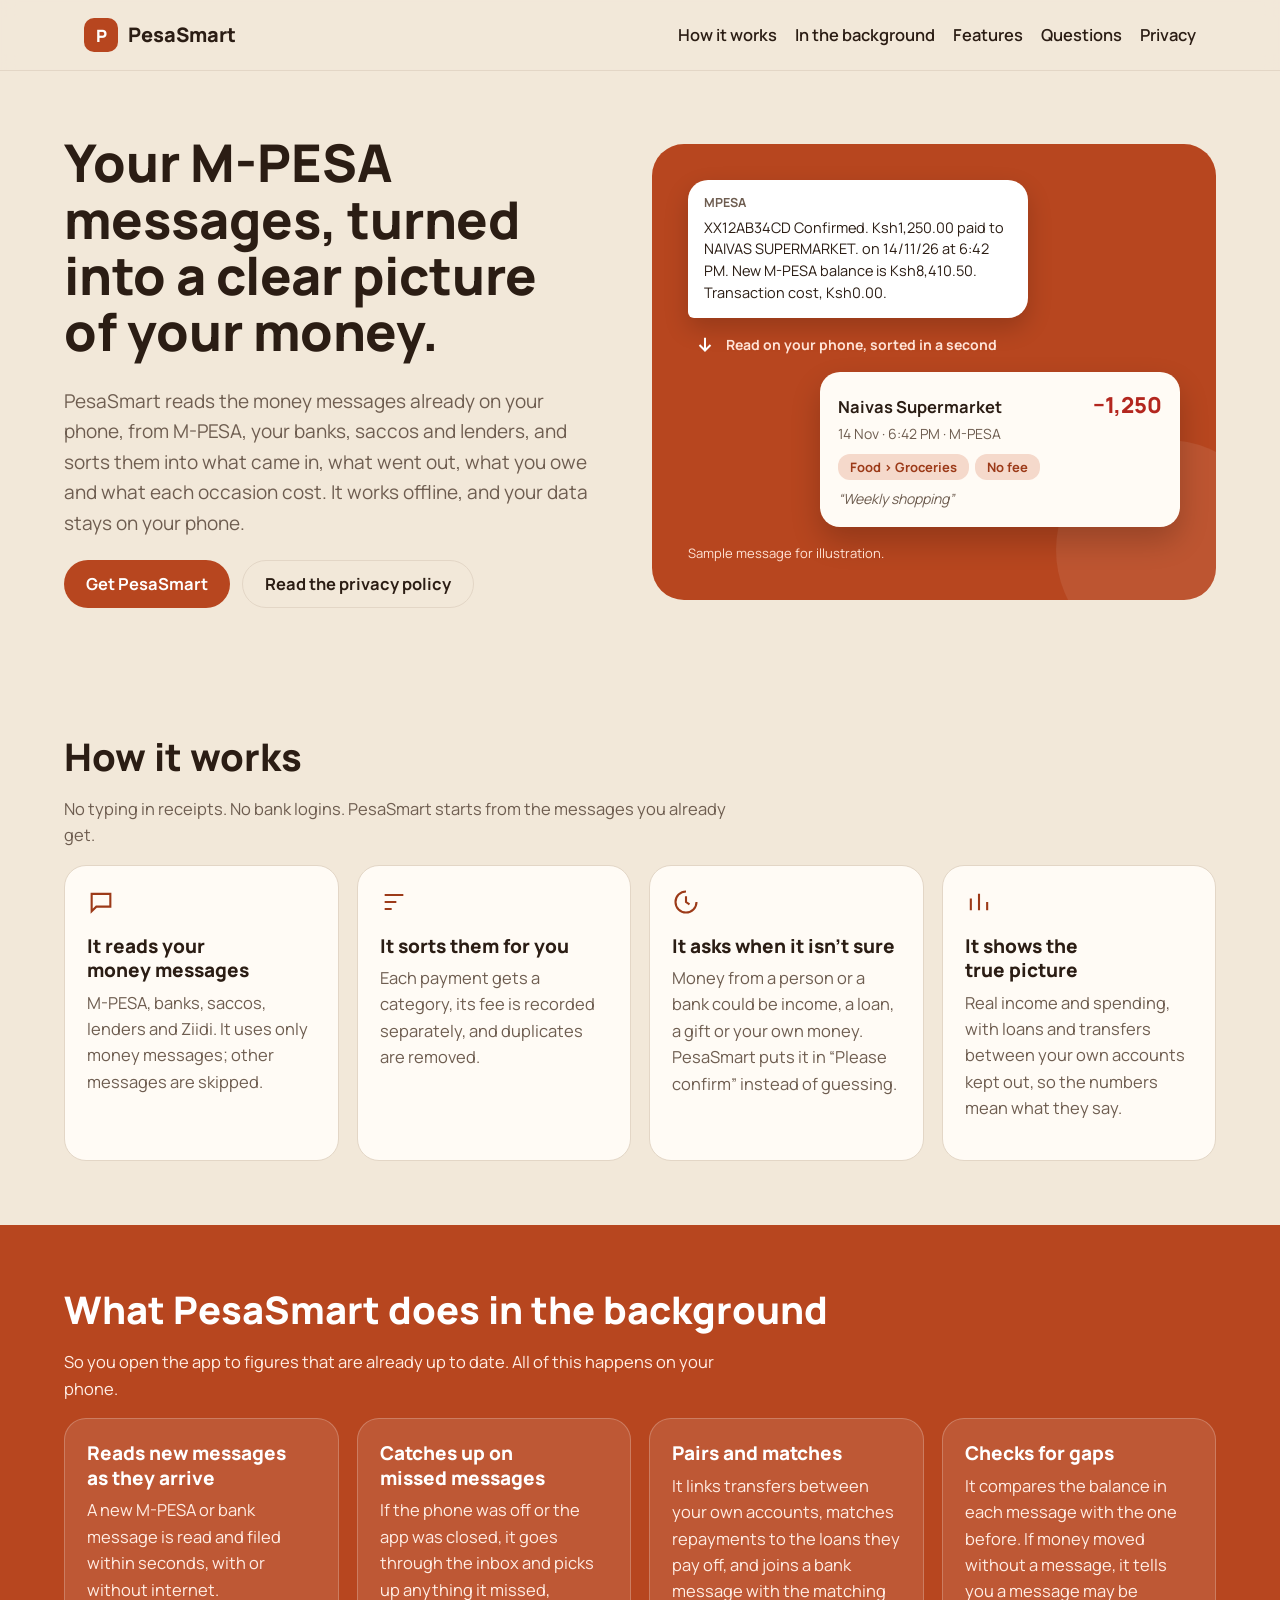
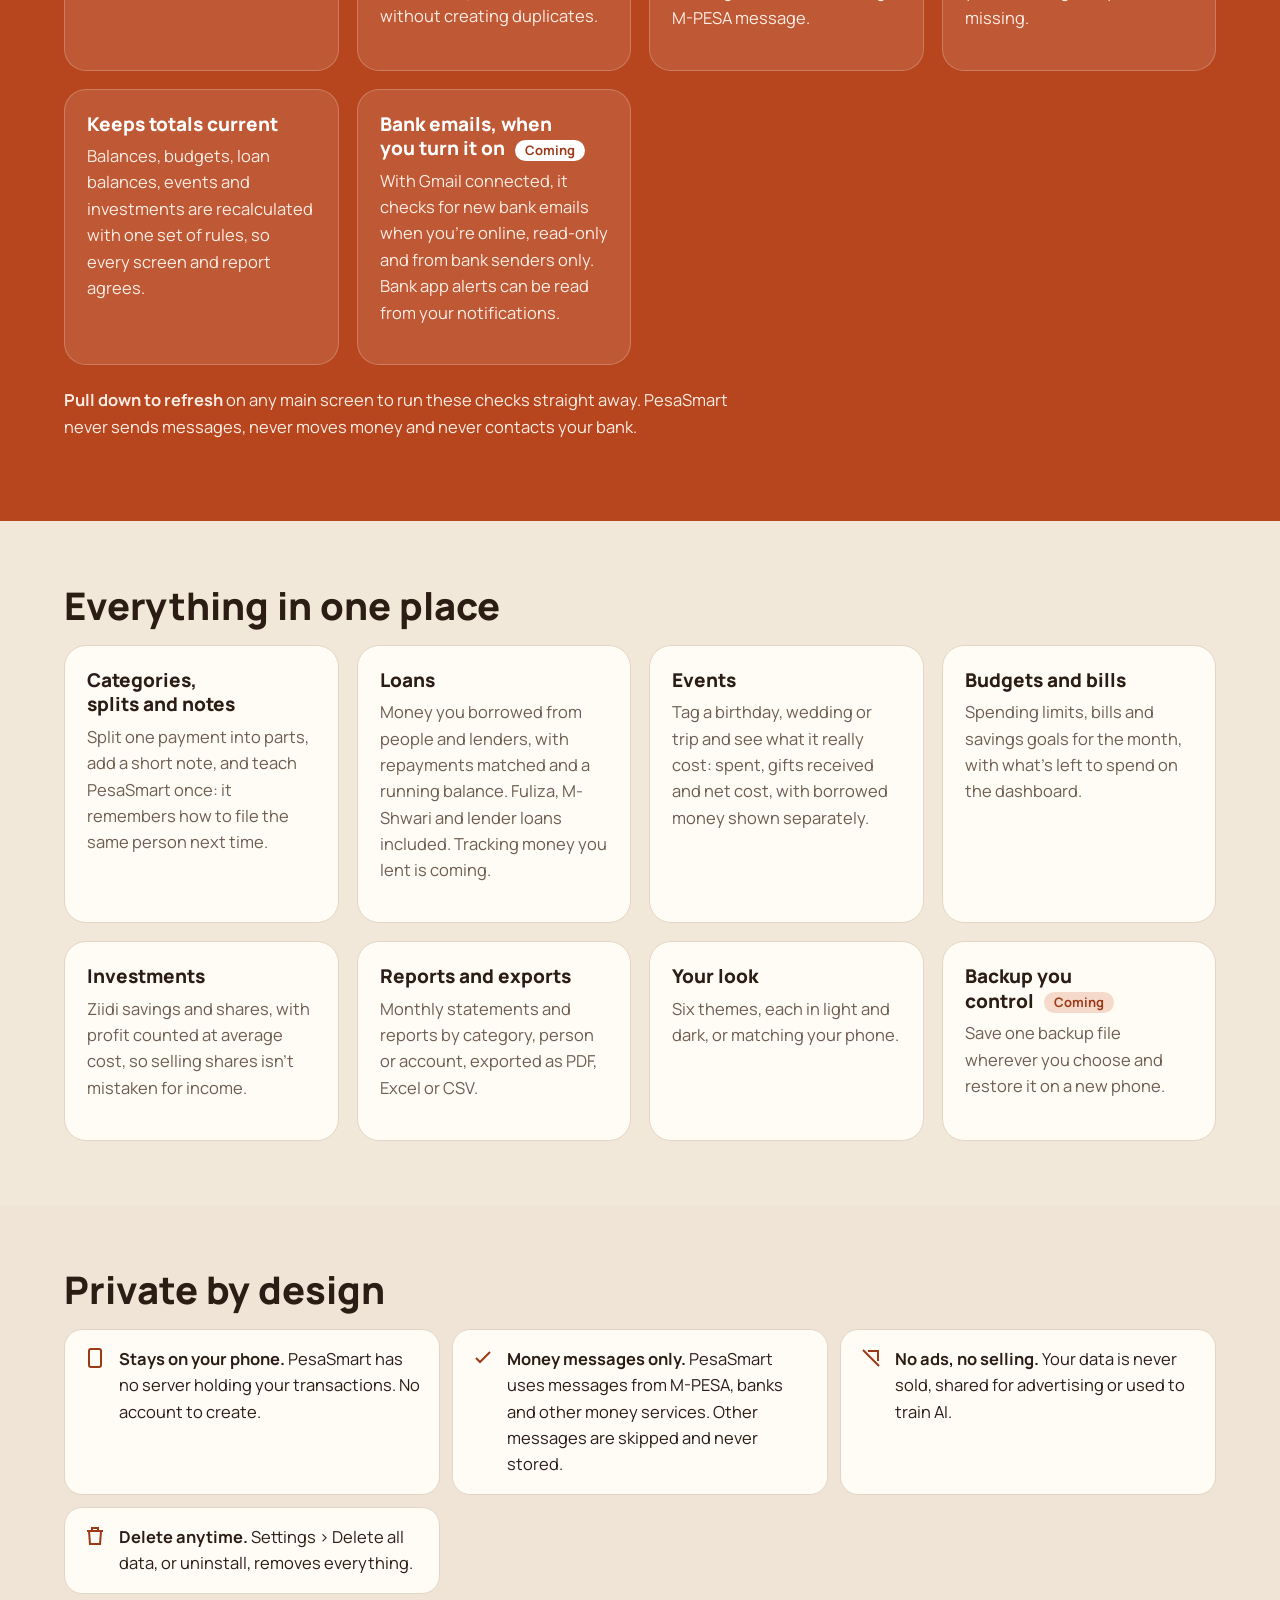
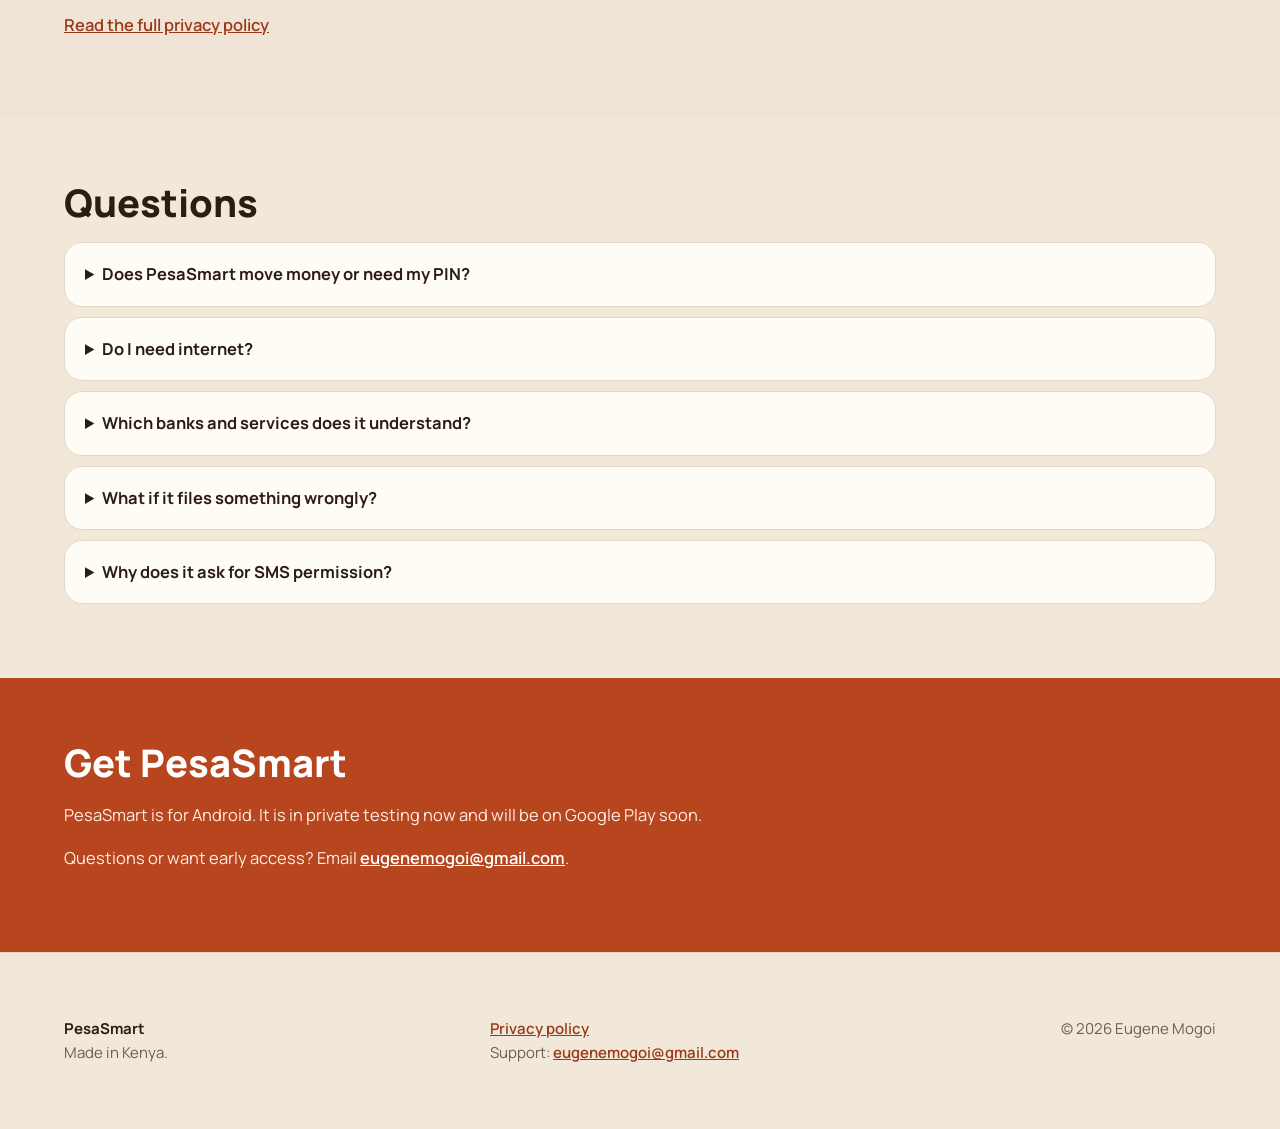
<file: pesasmart-website/index.html>
<!DOCTYPE html>
<html lang="en">
<head>
<meta charset="utf-8">
<meta name="viewport" content="width=device-width, initial-scale=1">
<title>PesaSmart</title>
<meta name="description" content="PesaSmart reads your M-PESA and bank messages on your phone and turns them into a clear picture of your money. Offline first, private by design.">
<link rel="stylesheet" href="https://fonts.googleapis.com/css2?family=Manrope:wght@400;600;700;800&display=swap">
<link rel="stylesheet" href="style.css">
<style>
.hero .wrap{display:grid;gap:clamp(28px,4vw,56px);grid-template-columns:minmax(0,1fr) minmax(0,1.05fr);align-items:center}
.lead{font-size:19px;color:var(--ink2)}
.cta{display:flex;flex-wrap:wrap;gap:12px;margin-top:22px}
.pic{background:var(--hero);border-radius:32px;padding:clamp(20px,3vw,36px);display:grid;gap:16px;color:#fff;position:relative;overflow:hidden}
.pic::after{content:"";position:absolute;right:-60px;bottom:-60px;width:220px;height:220px;border-radius:50%;background:rgba(255,255,255,.08)}
.sms{background:#fff;color:#2B1D14;border-radius:20px 20px 20px 6px;padding:14px 16px;font-size:14.5px;line-height:1.5;max-width:340px;box-shadow:0 10px 24px rgba(0,0,0,.18)}
.sms b{display:block;font-size:12.5px;color:#6E5D50;margin-bottom:4px}
.flow{display:flex;align-items:center;gap:10px;font-weight:700;font-size:14px;color:#FFE3D6;padding-left:6px}
.flow svg{width:22px;height:22px;stroke:#fff;fill:none;stroke-width:2.2}
.txn{background:var(--card);color:var(--ink);border-radius:20px;padding:16px 18px;box-shadow:0 14px 30px rgba(0,0,0,.2);justify-self:end;width:min(100%,360px);position:relative;z-index:1}
.txn .row{display:flex;justify-content:space-between;gap:10px;align-items:baseline}
.txn .amt{font-weight:800;font-size:22px;color:var(--neg);white-space:nowrap}
.pill{display:inline-block;padding:3px 12px;border-radius:12px;background:var(--soft);color:var(--brand2);font-size:13px;font-weight:700;margin:8px 6px 0 0}
.note{font-style:italic;font-size:14px;color:var(--ink2);margin-top:8px}
.small{font-size:13px;color:#FFE3D6;position:relative;z-index:1}
.steps{counter-reset:s;display:grid;gap:18px;grid-template-columns:repeat(auto-fit,minmax(min(100%,240px),1fr))}
.bg-list{display:grid;gap:12px;grid-template-columns:repeat(auto-fit,minmax(min(100%,320px),1fr));padding:0;margin:0;list-style:none}
.bg-list li{display:flex;gap:12px;background:var(--card);border:1px solid var(--line);border-radius:18px;padding:16px 18px}
.bg-list svg{flex:none;width:24px;height:24px;stroke:var(--brand2);fill:none;stroke-width:2}
details{background:var(--card);border:1px solid var(--line);border-radius:18px;padding:4px 20px;margin-bottom:10px}
summary{cursor:pointer;font-weight:700;padding:14px 0;min-height:44px}
details p{color:var(--ink2)}
@media(max-width:760px){.hero .wrap{grid-template-columns:minmax(0,1fr)}}
</style>
</head>
<body>
<header class="top"><div class="wrap">
  <a class="logo" href="index.html"><i aria-hidden="true">P</i>PesaSmart</a>
  <nav aria-label="Main">
    <a href="#how">How it works</a><a href="#background">In the background</a><a href="#features">Features</a><a href="#faq">Questions</a><a href="privacy.html">Privacy</a>
  </nav>
</div></header>

<main>
<section class="band hero"><div class="wrap">
  <div>
    <h1>Your M-PESA messages, turned into a clear picture of your money.</h1>
    <p class="lead">PesaSmart reads the money messages already on your phone, from M-PESA, your banks, saccos and lenders, and sorts them into what came in, what went out, what you owe and what each occasion cost. It works offline, and your data stays on your phone.</p>
    <div class="cta">
      <a class="btn" href="#get">Get PesaSmart</a>
      <a class="btn ghost" href="privacy.html">Read the privacy policy</a>
    </div>
  </div>
  <div class="pic" role="img" aria-label="An M-PESA message turned into a sorted transaction with a category and a note">
    <div class="sms"><b>MPESA</b>XX12AB34CD Confirmed. Ksh1,250.00 paid to NAIVAS SUPERMARKET. on 14/11/26 at 6:42 PM. New M-PESA balance is Ksh8,410.50. Transaction cost, Ksh0.00.</div>
    <div class="flow"><svg viewBox="0 0 24 24" aria-hidden="true"><path d="M12 4v14M6 12l6 6 6-6"/></svg>Read on your phone, sorted in a second</div>
    <div class="txn">
      <div class="row"><strong>Naivas Supermarket</strong><span class="amt">−1,250</span></div>
      <div class="muted" style="font-size:14px">14 Nov · 6:42 PM · M-PESA</div>
      <span class="pill">Food › Groceries</span><span class="pill">No fee</span>
      <div class="note">“Weekly shopping”</div>
    </div>
    <div class="small">Sample message for illustration.</div>
  </div>
</div></section>

<section class="band" id="how"><div class="wrap">
  <h2>How it works</h2>
  <p class="muted">No typing in receipts. No bank logins. PesaSmart starts from the messages you already get.</p>
  <div class="steps">
    <div class="card"><svg viewBox="0 0 24 24" aria-hidden="true"><path d="M4 5h16v11H8l-4 4z"/></svg><h3>It reads your money messages</h3><p class="muted">M-PESA, banks, saccos, lenders and Ziidi. It uses only money messages; other messages are skipped.</p></div>
    <div class="card"><svg viewBox="0 0 24 24" aria-hidden="true"><path d="M4 6h16M4 12h10M4 18h6"/></svg><h3>It sorts them for you</h3><p class="muted">Each payment gets a category, its fee is recorded separately, and duplicates are removed.</p></div>
    <div class="card"><svg viewBox="0 0 24 24" aria-hidden="true"><path d="M12 3a9 9 0 1 0 9 9M12 7v5l3 2"/></svg><h3>It asks when it isn't sure</h3><p class="muted">Money from a person or a bank could be income, a loan, a gift or your own money. PesaSmart puts it in “Please confirm” instead of guessing.</p></div>
    <div class="card"><svg viewBox="0 0 24 24" aria-hidden="true"><path d="M5 19V9M12 19V5M19 19v-7"/></svg><h3>It shows the true picture</h3><p class="muted">Real income and spending, with loans and transfers between your own accounts kept out, so the numbers mean what they say.</p></div>
  </div>
</div></section>

<section class="band terra" id="background"><div class="wrap">
  <h2>What PesaSmart does in the background</h2>
  <p>So you open the app to figures that are already up to date. All of this happens on your phone.</p>
  <div class="grid">
    <div class="card"><h3>Reads new messages as they arrive</h3><p>A new M-PESA or bank message is read and filed within seconds, with or without internet.</p></div>
    <div class="card"><h3>Catches up on missed messages</h3><p>If the phone was off or the app was closed, it goes through the inbox and picks up anything it missed, without creating duplicates.</p></div>
    <div class="card"><h3>Pairs and matches</h3><p>It links transfers between your own accounts, matches repayments to the loans they pay off, and joins a bank message with the matching M-PESA message.</p></div>
    <div class="card"><h3>Checks for gaps</h3><p>It compares the balance in each message with the one before. If money moved without a message, it tells you a message may be missing.</p></div>
    <div class="card"><h3>Keeps totals current</h3><p>Balances, budgets, loan balances, events and investments are recalculated with one set of rules, so every screen and report agrees.</p></div>
    <div class="card"><h3>Bank emails, when you turn it on <span class="tag" style="background:#fff;color:#9C3A18">Coming</span></h3><p>With Gmail connected, it checks for new bank emails when you're online, read-only and from bank senders only. Bank app alerts can be read from your notifications.</p></div>
  </div>
  <p style="margin-top:22px"><strong>Pull down to refresh</strong> on any main screen to run these checks straight away. PesaSmart never sends messages, never moves money and never contacts your bank.</p>
</div></section>

<section class="band" id="features"><div class="wrap">
  <h2>Everything in one place</h2>
  <div class="grid">
    <div class="card"><h3>Categories, splits and notes</h3><p class="muted">Split one payment into parts, add a short note, and teach PesaSmart once: it remembers how to file the same person next time.</p></div>
    <div class="card"><h3>Loans</h3><p class="muted">Money you borrowed from people and lenders, with repayments matched and a running balance. Fuliza, M-Shwari and lender loans included. Tracking money you lent is coming.</p></div>
    <div class="card"><h3>Events</h3><p class="muted">Tag a birthday, wedding or trip and see what it really cost: spent, gifts received and net cost, with borrowed money shown separately.</p></div>
    <div class="card"><h3>Budgets and bills</h3><p class="muted">Spending limits, bills and savings goals for the month, with what's left to spend on the dashboard.</p></div>
    <div class="card"><h3>Investments</h3><p class="muted">Ziidi savings and shares, with profit counted at average cost, so selling shares isn't mistaken for income.</p></div>
    <div class="card"><h3>Reports and exports</h3><p class="muted">Monthly statements and reports by category, person or account, exported as PDF, Excel or CSV.</p></div>
    <div class="card"><h3>Your look</h3><p class="muted">Six themes, each in light and dark, or matching your phone.</p></div>
    <div class="card"><h3>Backup you control <span class="tag">Coming</span></h3><p class="muted">Save one backup file wherever you choose and restore it on a new phone.</p></div>
  </div>
</div></section>

<section class="band" style="background:var(--elev)"><div class="wrap">
  <h2>Private by design</h2>
  <ul class="bg-list">
    <li><svg viewBox="0 0 24 24" aria-hidden="true"><rect x="6" y="3" width="12" height="18" rx="2"/></svg><span><strong>Stays on your phone.</strong> PesaSmart has no server holding your transactions. No account to create.</span></li>
    <li><svg viewBox="0 0 24 24" aria-hidden="true"><path d="M5 12l4 4 10-10"/></svg><span><strong>Money messages only.</strong> PesaSmart uses messages from M-PESA, banks and other money services. Other messages are skipped and never stored.</span></li>
    <li><svg viewBox="0 0 24 24" aria-hidden="true"><path d="M4 4l16 16M9 5h10v10"/></svg><span><strong>No ads, no selling.</strong> Your data is never sold, shared for advertising or used to train AI.</span></li>
    <li><svg viewBox="0 0 24 24" aria-hidden="true"><path d="M4 7h16M9 7V4h6v3M6 7l1 13h10l1-13"/></svg><span><strong>Delete anytime.</strong> Settings › Delete all data, or uninstall, removes everything.</span></li>
  </ul>
  <p style="margin-top:18px"><a href="privacy.html">Read the full privacy policy</a></p>
</div></section>

<section class="band" id="faq"><div class="wrap">
  <h2>Questions</h2>
  <details><summary>Does PesaSmart move money or need my PIN?</summary><p>No. It only reads messages. It cannot send money, pay bills or see your PIN, and it never asks for bank passwords.</p></details>
  <details><summary>Do I need internet?</summary><p>No. Reading SMS, sorting and every screen work offline. Internet is only used for optional features such as Gmail bank emails and saving a backup to a cloud drive you choose.</p></details>
  <details><summary>Which banks and services does it understand?</summary><p>M-PESA (including Fuliza and M-Shwari), Ziidi, and messages from banks, saccos and lenders such as KCB, Equity, Stanbic, Family Bank, Choice, Stima Sacco and others. New formats are added regularly.</p></details>
  <details><summary>What if it files something wrongly?</summary><p>Tap the payment and change it. You can ask PesaSmart to remember your choice for that person or business.</p></details>
  <details><summary>Why does it ask for SMS permission?</summary><p>Reading your money messages is how PesaSmart builds your records. Without it, you can still import statements by hand.</p></details>
</div></section>

<section class="band terra" id="get"><div class="wrap">
  <h2>Get PesaSmart</h2>
  <p>PesaSmart is for Android. It is in private testing now and will be on Google Play soon.</p>
  <p>Questions or want early access? Email <a href="mailto:eugenemogoi@gmail.com" style="color:#fff">eugenemogoi@gmail.com</a>.</p>
</div></section>
</main>

<footer class="band"><div class="wrap">
  <div><strong>PesaSmart</strong><br><span class="muted">Made in Kenya.</span></div>
  <div><a href="privacy.html">Privacy policy</a><br><span class="muted">Support: <a href="mailto:eugenemogoi@gmail.com">eugenemogoi@gmail.com</a></span></div>
  <div class="muted">© 2026 Eugene Mogoi</div>
</div></footer>
</body>
</html>
</file>
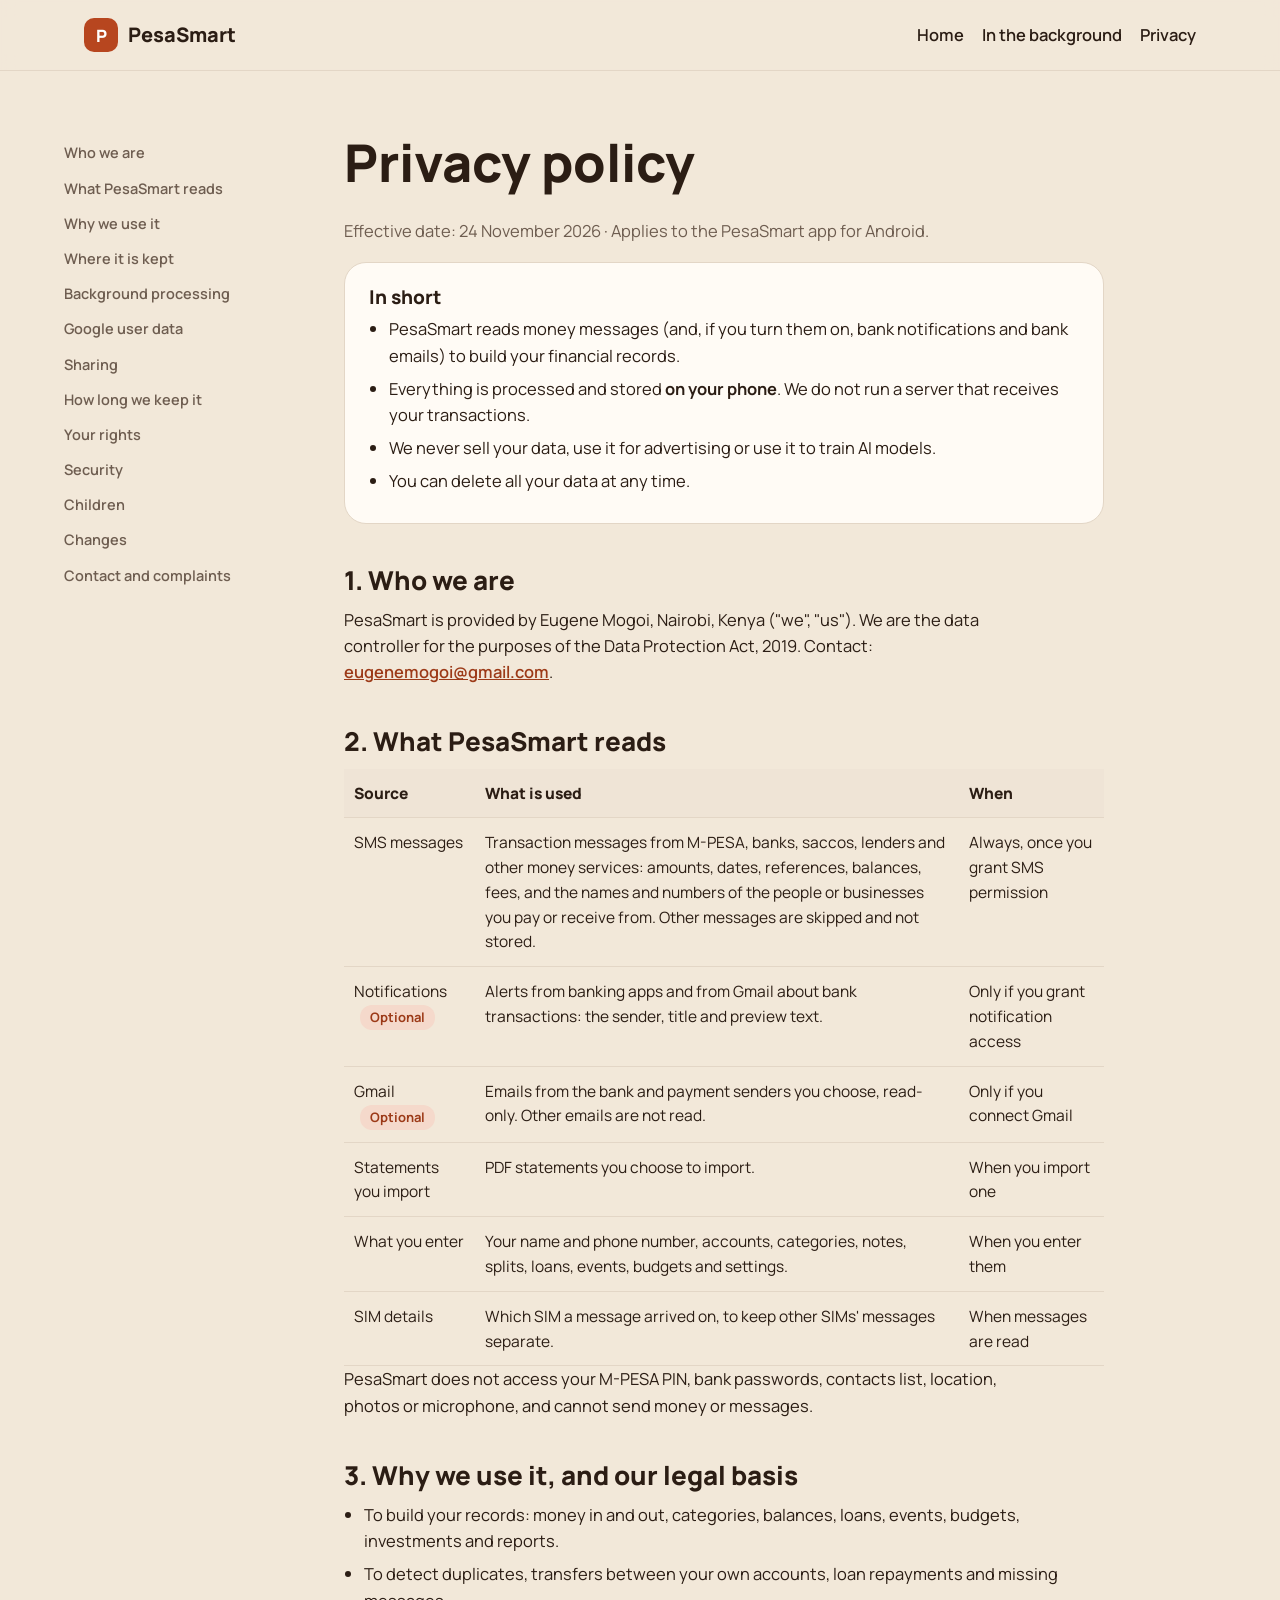
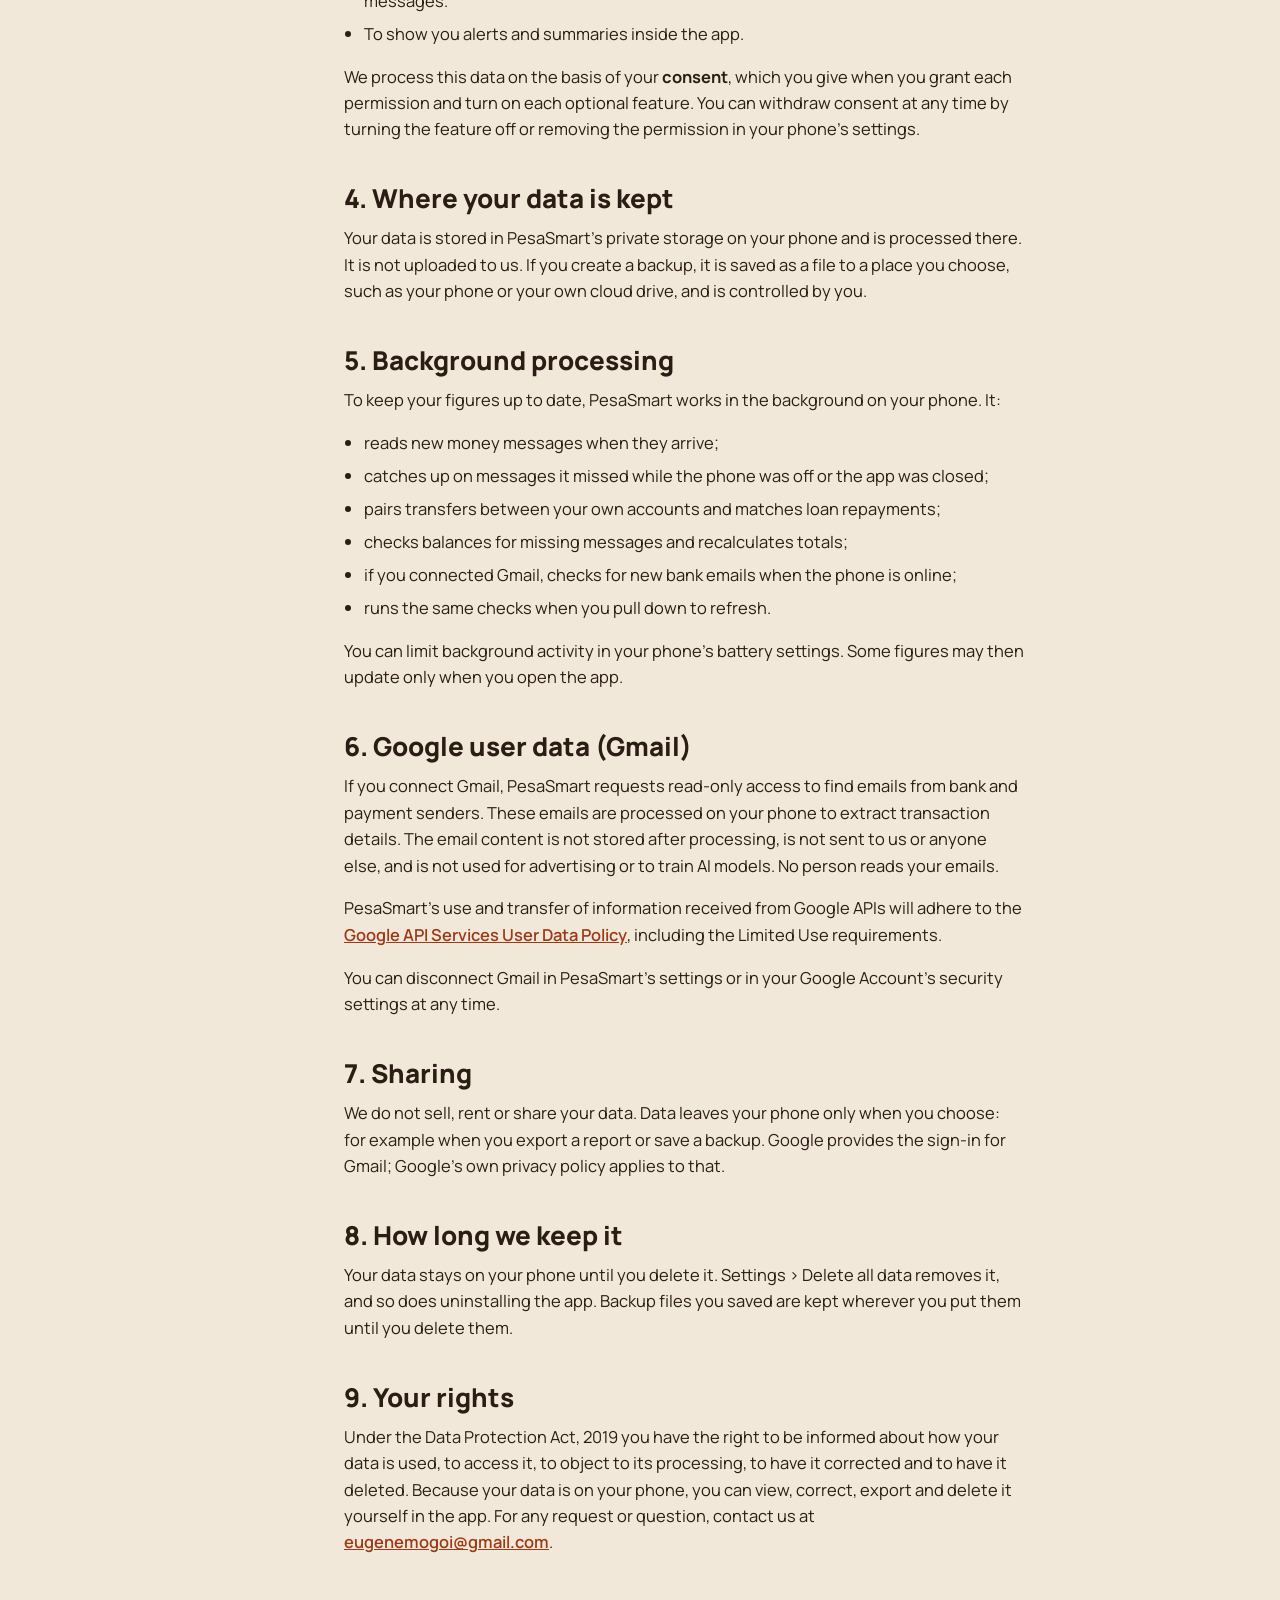
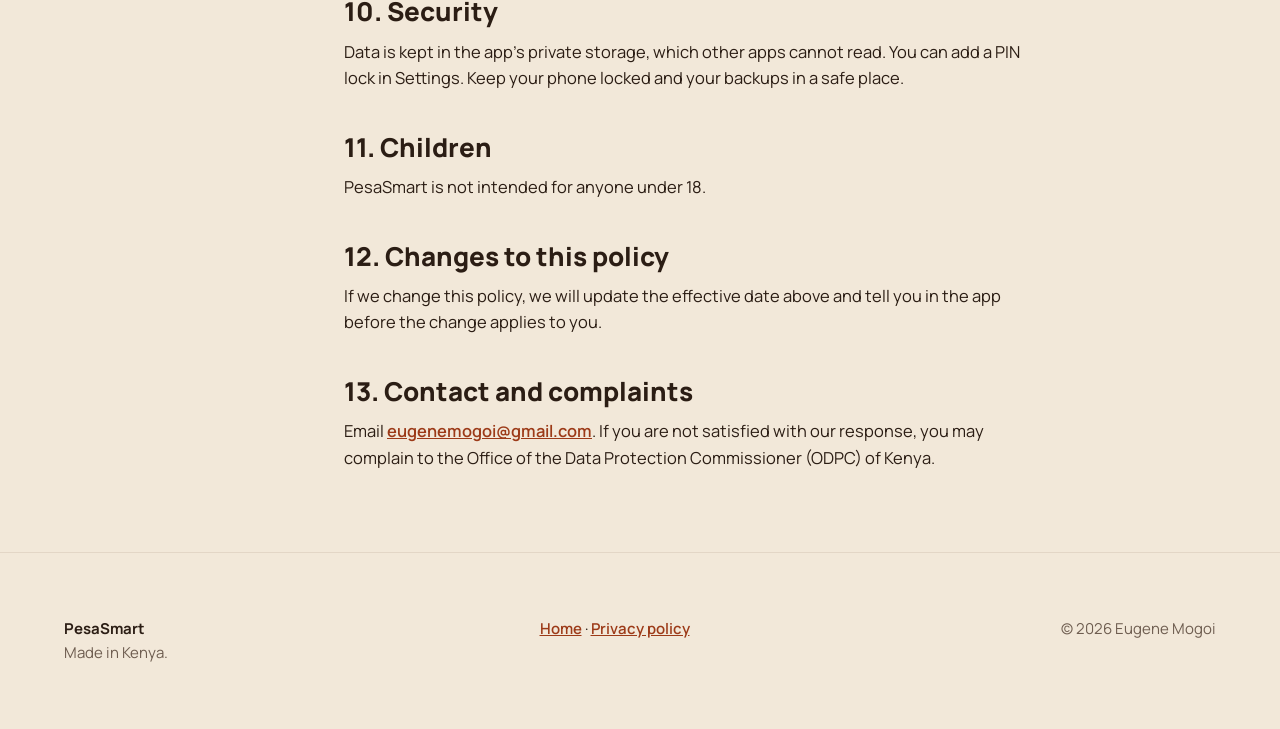
<file: pesasmart-website/privacy.html>
<!DOCTYPE html>
<html lang="en">
<head>
<meta charset="utf-8">
<meta name="viewport" content="width=device-width, initial-scale=1">
<title>PesaSmart privacy policy</title>
<link rel="stylesheet" href="https://fonts.googleapis.com/css2?family=Manrope:wght@400;600;700;800&display=swap">
<link rel="stylesheet" href="style.css">
<style>
.doc .wrap{display:grid;gap:40px;grid-template-columns:240px minmax(0,1fr);align-items:start}
.toc{position:sticky;top:90px;font-size:14.5px}
.toc a{display:block;color:var(--ink2);text-decoration:none;padding:6px 0;font-weight:600}
.toc a:hover{color:var(--brand2)}
article{max-width:760px}
article h2{font-size:26px;margin-top:1.6em}
article ul{padding-left:1.2em;margin:0 0 1em}article li{margin-bottom:.4em}
.summary{background:var(--card);border:1px solid var(--line);border-radius:22px;padding:22px 24px;margin:18px 0 8px}
.summary ul{margin:0}
.draft{background:#FFF3D6;color:#2B1D14;border-radius:16px;padding:14px 18px;font-size:15px;margin-bottom:20px}
@media(max-width:900px){.doc .wrap{grid-template-columns:minmax(0,1fr)}.toc{position:static;display:flex;flex-wrap:wrap;gap:4px 16px}}
</style>
</head>
<body>
<header class="top"><div class="wrap">
  <a class="logo" href="index.html"><i aria-hidden="true">P</i>PesaSmart</a>
  <nav aria-label="Main"><a href="index.html">Home</a><a href="index.html#background">In the background</a><a href="privacy.html">Privacy</a></nav>
</div></header>

<main class="band doc"><div class="wrap">
<nav class="toc" aria-label="On this page">
  <a href="#who">Who we are</a><a href="#data">What PesaSmart reads</a><a href="#why">Why we use it</a><a href="#where">Where it is kept</a>
  <a href="#background">Background processing</a><a href="#google">Google user data</a><a href="#sharing">Sharing</a><a href="#keep">How long we keep it</a>
  <a href="#rights">Your rights</a><a href="#security">Security</a><a href="#children">Children</a><a href="#changes">Changes</a><a href="#contact">Contact and complaints</a>
</nav>

<article>
    <h1>Privacy policy</h1>
  <p class="muted">Effective date: 24 November 2026 · Applies to the PesaSmart app for Android.</p>

  <div class="summary">
    <h3>In short</h3>
    <ul>
      <li>PesaSmart reads money messages (and, if you turn them on, bank notifications and bank emails) to build your financial records.</li>
      <li>Everything is processed and stored <strong>on your phone</strong>. We do not run a server that receives your transactions.</li>
      <li>We never sell your data, use it for advertising or use it to train AI models.</li>
      <li>You can delete all your data at any time.</li>
    </ul>
  </div>

  <h2 id="who">1. Who we are</h2>
  <p>PesaSmart is provided by Eugene Mogoi, Nairobi, Kenya ("we", "us"). We are the data controller for the purposes of the Data Protection Act, 2019. Contact: <a href="mailto:eugenemogoi@gmail.com">eugenemogoi@gmail.com</a>.</p>

  <h2 id="data">2. What PesaSmart reads</h2>
  <table class="stack">
    <thead><tr><th>Source</th><th>What is used</th><th>When</th></tr></thead>
    <tbody>
      <tr><td>SMS messages</td><td>Transaction messages from M-PESA, banks, saccos, lenders and other money services: amounts, dates, references, balances, fees, and the names and numbers of the people or businesses you pay or receive from. Other messages are skipped and not stored.</td><td>Always, once you grant SMS permission</td></tr>
      <tr><td>Notifications <span class="tag">Optional</span></td><td>Alerts from banking apps and from Gmail about bank transactions: the sender, title and preview text.</td><td>Only if you grant notification access</td></tr>
      <tr><td>Gmail <span class="tag">Optional</span></td><td>Emails from the bank and payment senders you choose, read-only. Other emails are not read.</td><td>Only if you connect Gmail</td></tr>
      <tr><td>Statements you import</td><td>PDF statements you choose to import.</td><td>When you import one</td></tr>
      <tr><td>What you enter</td><td>Your name and phone number, accounts, categories, notes, splits, loans, events, budgets and settings.</td><td>When you enter them</td></tr>
      <tr><td>SIM details</td><td>Which SIM a message arrived on, to keep other SIMs' messages separate.</td><td>When messages are read</td></tr>
    </tbody>
  </table>
  <p>PesaSmart does not access your M-PESA PIN, bank passwords, contacts list, location, photos or microphone, and cannot send money or messages.</p>

  <h2 id="why">3. Why we use it, and our legal basis</h2>
  <ul>
    <li>To build your records: money in and out, categories, balances, loans, events, budgets, investments and reports.</li>
    <li>To detect duplicates, transfers between your own accounts, loan repayments and missing messages.</li>
    <li>To show you alerts and summaries inside the app.</li>
  </ul>
  <p>We process this data on the basis of your <strong>consent</strong>, which you give when you grant each permission and turn on each optional feature. You can withdraw consent at any time by turning the feature off or removing the permission in your phone's settings.</p>

  <h2 id="where">4. Where your data is kept</h2>
  <p>Your data is stored in PesaSmart's private storage on your phone and is processed there. It is not uploaded to us. If you create a backup, it is saved as a file to a place you choose, such as your phone or your own cloud drive, and is controlled by you.</p>

  <h2 id="background">5. Background processing</h2>
  <p>To keep your figures up to date, PesaSmart works in the background on your phone. It:</p>
  <ul>
    <li>reads new money messages when they arrive;</li>
    <li>catches up on messages it missed while the phone was off or the app was closed;</li>
    <li>pairs transfers between your own accounts and matches loan repayments;</li>
    <li>checks balances for missing messages and recalculates totals;</li>
    <li>if you connected Gmail, checks for new bank emails when the phone is online;</li>
    <li>runs the same checks when you pull down to refresh.</li>
  </ul>
  <p>You can limit background activity in your phone's battery settings. Some figures may then update only when you open the app.</p>

  <h2 id="google">6. Google user data (Gmail)</h2>
  <p>If you connect Gmail, PesaSmart requests read-only access to find emails from bank and payment senders. These emails are processed on your phone to extract transaction details. The email content is not stored after processing, is not sent to us or anyone else, and is not used for advertising or to train AI models. No person reads your emails.</p>
  <p>PesaSmart's use and transfer of information received from Google APIs will adhere to the <a href="https://developers.google.com/terms/api-services-user-data-policy">Google API Services User Data Policy</a>, including the Limited Use requirements.</p>
  <p>You can disconnect Gmail in PesaSmart's settings or in your Google Account's security settings at any time.</p>

  <h2 id="sharing">7. Sharing</h2>
  <p>We do not sell, rent or share your data. Data leaves your phone only when you choose: for example when you export a report or save a backup. Google provides the sign-in for Gmail; Google's own privacy policy applies to that.</p>

  <h2 id="keep">8. How long we keep it</h2>
  <p>Your data stays on your phone until you delete it. Settings › Delete all data removes it, and so does uninstalling the app. Backup files you saved are kept wherever you put them until you delete them.</p>

  <h2 id="rights">9. Your rights</h2>
  <p>Under the Data Protection Act, 2019 you have the right to be informed about how your data is used, to access it, to object to its processing, to have it corrected and to have it deleted. Because your data is on your phone, you can view, correct, export and delete it yourself in the app. For any request or question, contact us at <a href="mailto:eugenemogoi@gmail.com">eugenemogoi@gmail.com</a>.</p>

  <h2 id="security">10. Security</h2>
  <p>Data is kept in the app's private storage, which other apps cannot read. You can add a PIN lock in Settings. Keep your phone locked and your backups in a safe place.</p>

  <h2 id="children">11. Children</h2>
  <p>PesaSmart is not intended for anyone under 18.</p>

  <h2 id="changes">12. Changes to this policy</h2>
  <p>If we change this policy, we will update the effective date above and tell you in the app before the change applies to you.</p>

  <h2 id="contact">13. Contact and complaints</h2>
  <p>Email <a href="mailto:eugenemogoi@gmail.com">eugenemogoi@gmail.com</a>. If you are not satisfied with our response, you may complain to the Office of the Data Protection Commissioner (ODPC) of Kenya.</p>
</article>
</div></main>

<footer class="band"><div class="wrap">
  <div><strong>PesaSmart</strong><br><span class="muted">Made in Kenya.</span></div>
  <div><a href="index.html">Home</a> · <a href="privacy.html">Privacy policy</a></div>
  <div class="muted">© 2026 Eugene Mogoi</div>
</div></footer>
</body>
</html>
</file>
<file: pesasmart-website/style.css>
/*
VOICE: warm, plain-spoken, trustworthy, like a good Nairobi shop that knows your name
IDEA: an M-PESA SMS being turned into a neat ledger line
PICTURE: a raw SMS bubble flowing into a filed transaction card with its category and note
COLOUR and TYPE: PesaSmart Terracotta (sand ground, terracotta field, deep brown ink) in Manrope
LAYOUT: sticky top bar, hero with the picture, terracotta band, sections to a full footer
*/
:root{color-scheme:light dark;
--bg:light-dark(#F2E8D9,#141110);--card:light-dark(#FFFBF5,#211C1A);--elev:light-dark(#EFE4D6,#2B2522);
--ink:light-dark(#2B1D14,#F5EDE6);--ink2:light-dark(#6E5D50,#B4A69C);--line:light-dark(#E3D6C6,#332B27);
--brand:#B7461F;--brand2:light-dark(#9C3A18,#F2A27F);--onbrand:#fff;--hero:light-dark(#B7461F,#C4532A);
--pos:light-dark(#1F7A4D,#74D19C);--neg:light-dark(#B3261E,#FF8C82);--soft:light-dark(#F5D9CB,#2E1F19)}
:root[data-theme=light]{color-scheme:light}:root[data-theme=dark]{color-scheme:dark}
*{box-sizing:border-box;min-width:0}
html{scroll-padding-top:80px}
body{margin:0;background:var(--bg);color:var(--ink);font:16.5px/1.6 'Manrope',system-ui,sans-serif;overflow-x:clip}
a{color:var(--brand2);font-weight:600}a:hover{text-decoration-thickness:2px}
a:focus-visible,button:focus-visible{outline:3px solid var(--brand2);outline-offset:3px;border-radius:8px}
h1,h2,h3{line-height:1.08;text-wrap:balance;margin:0 0 .5em;font-weight:800}
h1{font-size:clamp(34px,5.2vw,52px)}h2{font-size:clamp(28px,3.6vw,38px)}h3{font-size:19px;line-height:1.3;margin-bottom:.35em}
p{margin:0 0 1em;max-width:68ch}
.wrap{max-width:1240px;margin:0 auto}
.band{padding:clamp(36px,5vw,80px) max(5vw,16px)}
.top{position:sticky;top:0;z-index:5;background:color-mix(in srgb,var(--bg) 92%,transparent);backdrop-filter:blur(8px);border-bottom:1px solid var(--line)}
.top .wrap{display:flex;flex-wrap:wrap;align-items:center;gap:8px 24px;padding:12px max(5vw,16px)}
.logo{display:flex;align-items:center;gap:10px;font-weight:800;font-size:20px;color:var(--ink);text-decoration:none;margin-right:auto}
.logo i{width:34px;height:34px;border-radius:10px;background:var(--brand);display:grid;place-items:center;color:#fff;font-style:normal;font-size:17px}
.top nav{display:flex;flex-wrap:wrap;gap:4px 18px}.top nav a{color:var(--ink);font-weight:600;text-decoration:none;padding:10px 0}
.top nav a:hover{color:var(--brand2)}
.btn{display:inline-flex;align-items:center;gap:8px;min-height:48px;padding:0 22px;border-radius:24px;background:var(--brand);color:var(--onbrand);font-weight:700;text-decoration:none;border:0}
.btn.ghost{background:transparent;color:var(--ink);border:1.5px solid var(--line)}
.tag{display:inline-block;font-size:13px;font-weight:700;padding:2px 10px;border-radius:12px;background:var(--soft);color:var(--brand2);vertical-align:middle;margin-left:6px}
.muted{color:var(--ink2)}
.grid{display:grid;gap:18px;grid-template-columns:repeat(auto-fit,minmax(min(100%,260px),1fr))}
.card{background:var(--card);border:1px solid var(--line);border-radius:22px;padding:22px}
.card svg{width:28px;height:28px;stroke:var(--brand2);fill:none;stroke-width:1.8;margin-bottom:10px}
.terra{background:var(--hero);color:#fff}.terra .card{background:rgba(255,255,255,.1);border-color:rgba(255,255,255,.22);color:#fff}
.terra .muted,.terra p{color:#FFEDE4}.terra svg{stroke:#fff}
footer{border-top:1px solid var(--line);font-size:15px}
footer .wrap{display:flex;flex-wrap:wrap;gap:12px 32px;justify-content:space-between}
mark{background:#FFE3A3;color:#2B1D14;padding:0 4px;border-radius:4px}
table{width:100%;border-collapse:collapse;font-size:15.5px}th,td{text-align:left;padding:12px 10px;border-bottom:1px solid var(--line);vertical-align:top}
th{font-weight:800;background:var(--elev)}
.scroll{overflow-x:auto}
@media(max-width:600px){table{font-size:14px}.stack thead{display:none}.stack tr{display:grid;padding-block:10px;border-bottom:1px solid var(--line)}.stack td{display:flow-root;border:0;padding:3px 0;padding-inline-start:8em;text-align:start}.stack td::before{content:attr(data-l);float:inline-start;width:7.5em;margin-inline-start:-8em;white-space:normal;font-weight:700;color:var(--ink2)}.stack td:empty{display:none}}
@media(prefers-reduced-motion:no-preference){.flow{animation:pulse 2.4s ease-in-out infinite}}
@keyframes pulse{0%,100%{transform:translateX(0);opacity:.6}50%{transform:translateX(6px);opacity:1}}
</file>
